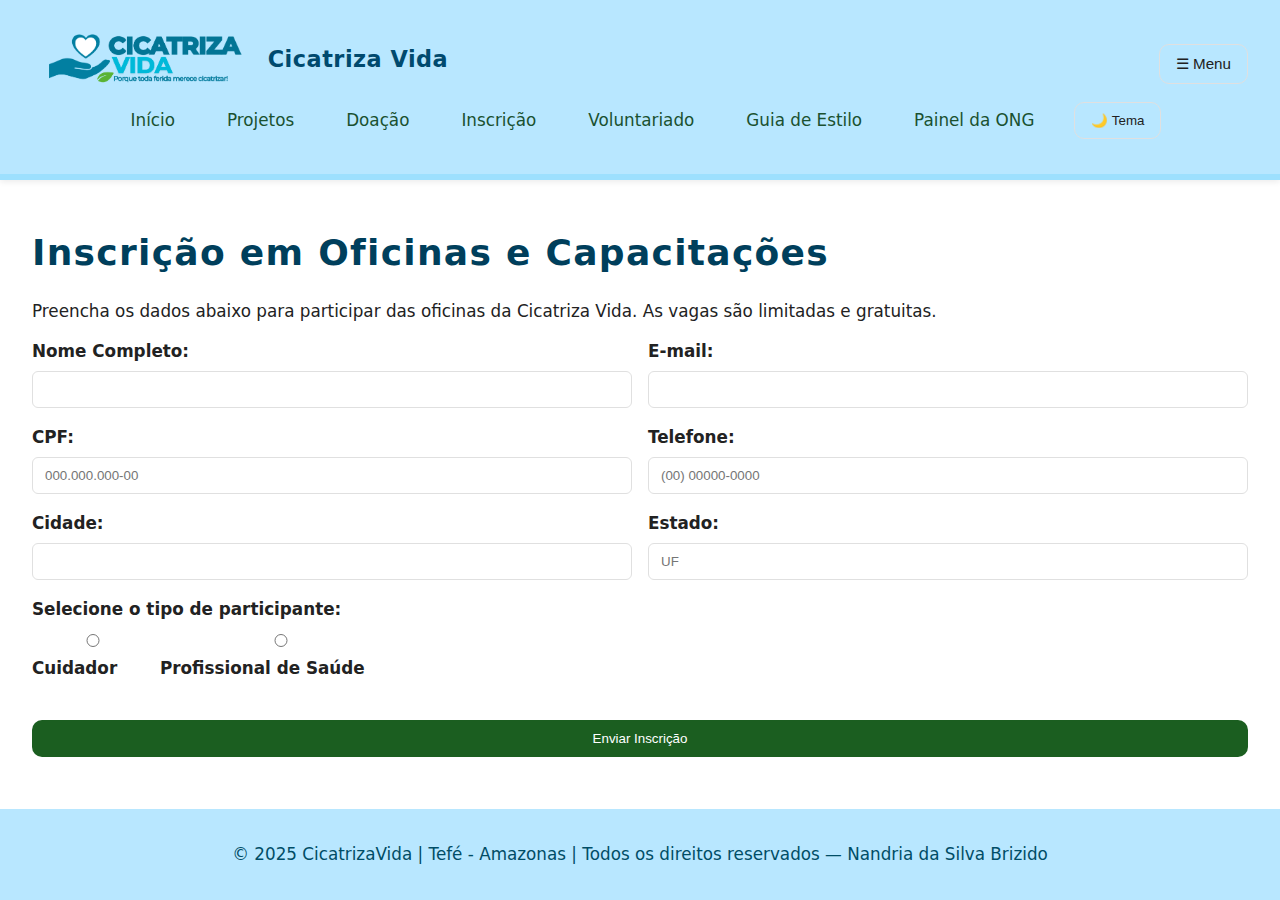
<file: inscricao.html>
<!DOCTYPE html>
<html lang="pt-BR">
<head>
  <meta charset="UTF-8">
  <meta name="viewport" content="width=device-width, initial-scale=1.0">
  <title>Cicatriza Vida - Inscrição</title>
  <link rel="stylesheet" href="css/styles.min.css">
</head>
<body class="site">
<header class="site-header">
  <div class="container navbar" id="navbar">
    <div class="navbar-brand">
      <a href="index.html" class="flex">
        <img src="images/logo.png" alt="Cicatriza Vida logo">
        <strong>Cicatriza Vida</strong>
      </a>
    </div>
    <button class="nav-toggle btn ghost" id="btnMenu">☰ Menu</button>
    <nav class="navbar-menu">
      <a href="index.html">Início</a>
      <a href="projetos.html">Projetos</a>
      <a href="cadastro.html">Doação</a>
      <a href="inscricao.html" aria-current="page">Inscrição</a>
      <a href="voluntario.html">Voluntariado</a>
      <a href="styleguide.html">Guia de Estilo</a>
      <a href="painel.html">Painel da ONG</a>
      <button class="btn ghost" id="toggleTheme">🌙 Tema</button>
    </nav>
  </div>
</header>

<main class="site-main container">
  <h1 class="mb-2">Inscrição em Oficinas e Capacitações</h1>
  <p>Preencha os dados abaixo para participar das oficinas da Cicatriza Vida. As vagas são limitadas e gratuitas.</p>

  <form id="inscricaoForm" class="form">
    <div class="form-row">
      <div class="form-group half">
        <label for="nome">Nome Completo:</label>
        <input type="text" id="nome" name="nome" required>
      </div>

      <div class="form-group half">
        <label for="email">E-mail:</label>
        <input type="email" id="email" name="email" required>
      </div>

      <div class="form-group half">
        <label for="cpf">CPF:</label>
        <input type="text" id="cpf" name="cpf" maxlength="14" required placeholder="000.000.000-00">
      </div>

      <div class="form-group half">
        <label for="telefone">Telefone:</label>
        <input type="tel" id="telefone" name="telefone" maxlength="15" required placeholder="(00) 00000-0000">
      </div>

      <div class="form-group half">
        <label for="cidade">Cidade:</label>
        <input type="text" id="cidade" name="cidade" required>
      </div>

      <div class="form-group half">
        <label for="estado">Estado:</label>
        <input type="text" id="estado" name="estado" maxlength="2" required placeholder="UF">
      </div>

      <div class="form-group col-12">
        <label>Selecione o tipo de participante:</label>
        <div class="flex">
          <label><input type="radio" name="tipo" value="cuidador" required> Cuidador</label>
          <label><input type="radio" name="tipo" value="profissional"> Profissional de Saúde</label>
        </div>
      </div>

      <div id="areaCuidador" class="form-group col-12 hidden">
        <label for="cuidaDe">Você cuida de pessoa com:</label>
        <select id="cuidaDe" name="cuidaDe">
          <option value="">Selecione...</option>
          <option value="LPP">Lesão por Pressão</option>
          <option value="PeDiabetico">Pé Diabético</option>
        </select>
      </div>

      <div id="areaProfissional" class="form-group col-12 hidden">
        <label for="profissao">Selecione sua função:</label>
        <select id="profissao" name="profissao">
          <option value="">Selecione...</option>
          <option>Auxiliar de Enfermagem</option>
          <option>Técnico em Enfermagem</option>
          <option>Enfermeiro(a)</option>
          <option>Médico(a)</option>
        </select>
      </div>
    </div>

    <button type="submit" class="btn mt-2">Enviar Inscrição</button>
  </form>
</main>

<footer class="site-footer">
  <div class="container">© 2025 CicatrizaVida | Tefé - Amazonas | Todos os direitos reservados — Nandria da Silva Brizido</div>
</footer>

<script src="js/script.js"></script>
<script>
  const tipo = document.getElementsByName('tipo');
  const areaCuidador = document.getElementById('areaCuidador');
  const areaProfissional = document.getElementById('areaProfissional');
  const form = document.getElementById('inscricaoForm');

  tipo.forEach(radio => {
    radio.addEventListener('change', () => {
      if (radio.value === 'cuidador') {
        areaCuidador.classList.remove('hidden');
        areaProfissional.classList.add('hidden');
      } else {
        areaProfissional.classList.remove('hidden');
        areaCuidador.classList.add('hidden');
      }
    });
  });

  form.addEventListener('submit', e => {
    e.preventDefault();
    alert('✅ Inscrição registrada! Entraremos em contato por e-mail.');
    form.reset();
    areaCuidador.classList.add('hidden');
    areaProfissional.classList.add('hidden');
  });
</script>
</body>
</html>
</file>
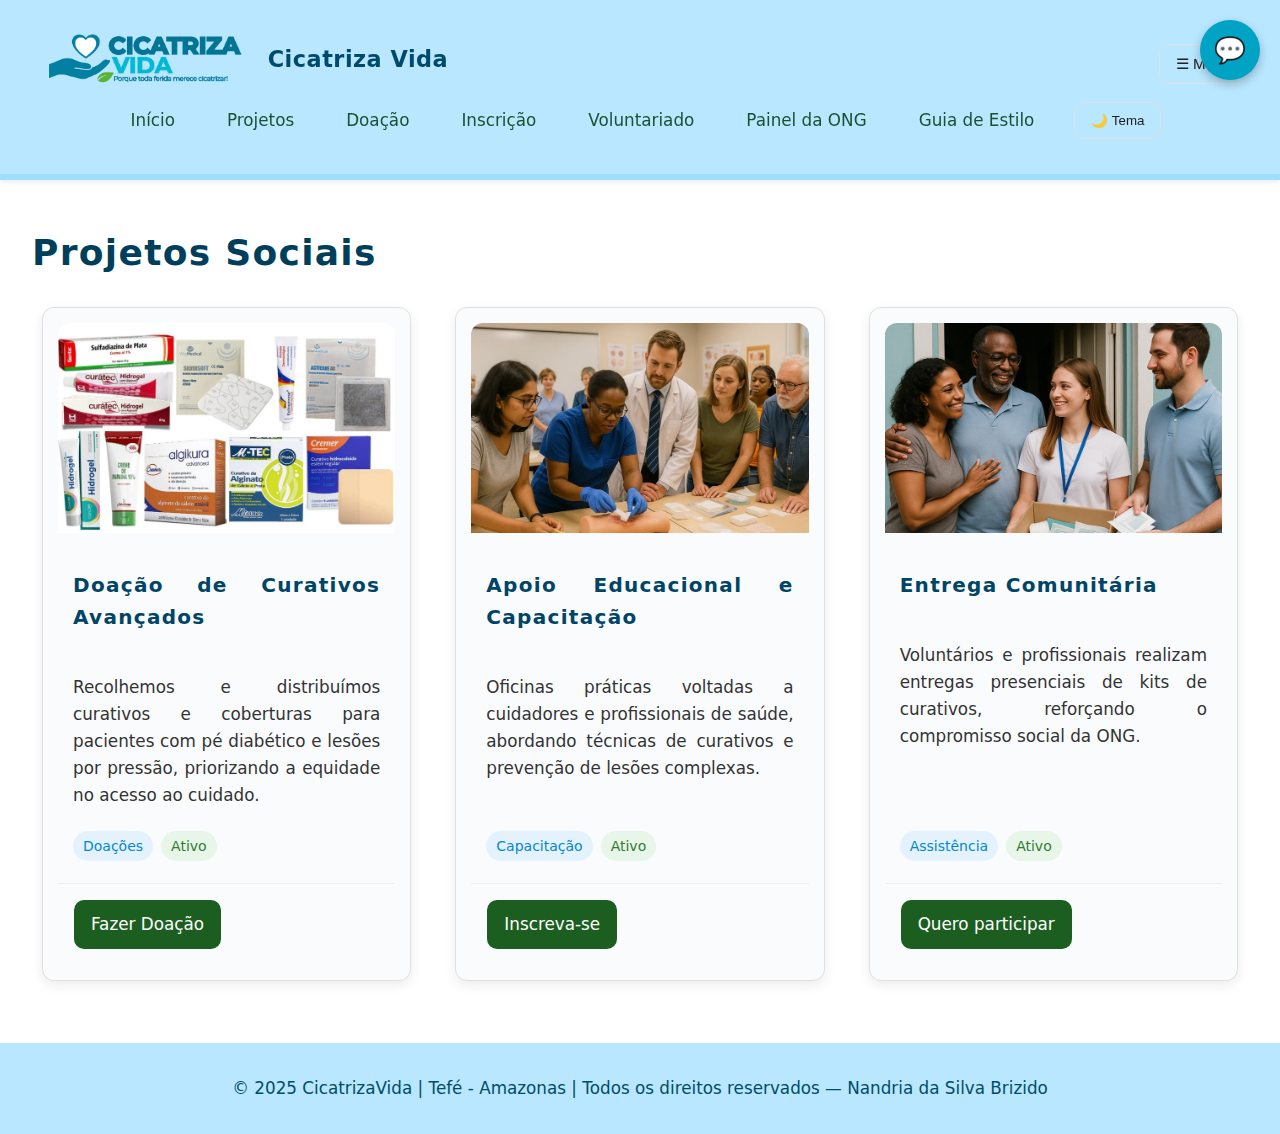
<file: projetos.html>
<!DOCTYPE html>
<html lang="pt-BR">
<head>
  <meta charset="UTF-8">
  <meta name="viewport" content="width=device-width, initial-scale=1.0">
  <title>Cicatriza Vida - Projetos</title>
  <link rel="stylesheet" href="css/styles.min.css">
</head>
<body class="site">
<header class="site-header">
  <div class="container navbar" id="navbar">
    <div class="navbar-brand">
      <a href="index.html" class="flex">
        <img src="images/logo.png" alt="Cicatriza Vida logo">
        <strong>Cicatriza Vida</strong>
      </a>
    </div>
    <button class="nav-toggle btn ghost" id="btnMenu">☰ Menu</button>
    <nav class="navbar-menu">
      <a href="index.html">Início</a>
      <a href="projetos.html" aria-current="page">Projetos</a>
      <a href="cadastro.html">Doação</a>
      <a href="inscricao.html">Inscrição</a>
      <a href="voluntario.html">Voluntariado</a>
      <a href="painel.html">Painel da ONG</a>
      <a href="styleguide.html">Guia de Estilo</a>
      <button class="btn ghost" id="toggleTheme">🌙 Tema</button>
    </nav>
  </div>
</header>

<main class="site-main container">
  <h1 class="mb-2">Projetos Sociais</h1>

  <div class="cards">
    <article class="card">
      <img src="images/doacoes-itens.jpg" alt="Kits com curativos e coberturas para doação">
      <div class="card-body">
        <h2>Doação de Curativos Avançados</h2>
        <p>Recolhemos e distribuímos curativos e coberturas para pacientes com pé diabético e lesões por pressão, priorizando a equidade no acesso ao cuidado.</p>
        <div class="flex">
          <span class="badge info">Doações</span>
          <span class="badge success">Ativo</span>
        </div>
      </div>
      <div class="card-footer">
        <a href="cadastro.html" class="btn">Fazer Doação</a>
      </div>
    </article>

    <article class="card">
      <img src="images/projetos-oficina-workshop.jpg" alt="Oficina prática com profissionais e cuidadores">
      <div class="card-body">
        <h2>Apoio Educacional e Capacitação</h2>
        <p>Oficinas práticas voltadas a cuidadores e profissionais de saúde, abordando técnicas de curativos e prevenção de lesões complexas.</p>
        <div class="flex">
          <span class="badge info">Capacitação</span>
          <span class="badge success">Ativo</span>
        </div>
      </div>
      <div class="card-footer">
        <a href="inscricao.html" class="btn">Inscreva-se</a>
      </div>
    </article>

    <article class="card">
      <img src="images/projetos-familia-entrega.jpg" alt="Entrega de curativos e coberturas a pacientes e famílias">
      <div class="card-body">
        <h2>Entrega Comunitária</h2>
        <p>Voluntários e profissionais realizam entregas presenciais de kits de curativos, reforçando o compromisso social da ONG.</p>
        <div class="flex">
          <span class="badge info">Assistência</span>
          <span class="badge success">Ativo</span>
        </div>
      </div>
      <div class="card-footer">
        <a href="voluntario.html" class="btn">Quero participar</a>
      </div>
    </article>
  </div>
</main>

<footer class="site-footer">
  <div class="container">© 2025 CicatrizaVida | Tefé - Amazonas | Todos os direitos reservados — Nandria da Silva Brizido</div>
</footer>

<script src="js/script.js"></script>
<div id="chatWidget" class="chat-widget">
  <button id="chatToggle" class="chat-btn" aria-label="Abrir chat de atendimento">💬</button>
  <div id="chatBox" class="chat-box hidden">
    <div class="chat-header">
      <h4>Fale Conosco</h4>
      <button id="chatClose" class="close-btn">✖</button>
    </div>
    <div id="chatMessages" class="chat-messages"></div>
    <div class="chat-input">
      <input type="text" id="chatInput" placeholder="Digite sua mensagem..." />
      <button id="chatSend">Enviar</button>
    </div>
  </div>
</div>
<script src="js/chat.js"></script>

</body>
</html>
</file>
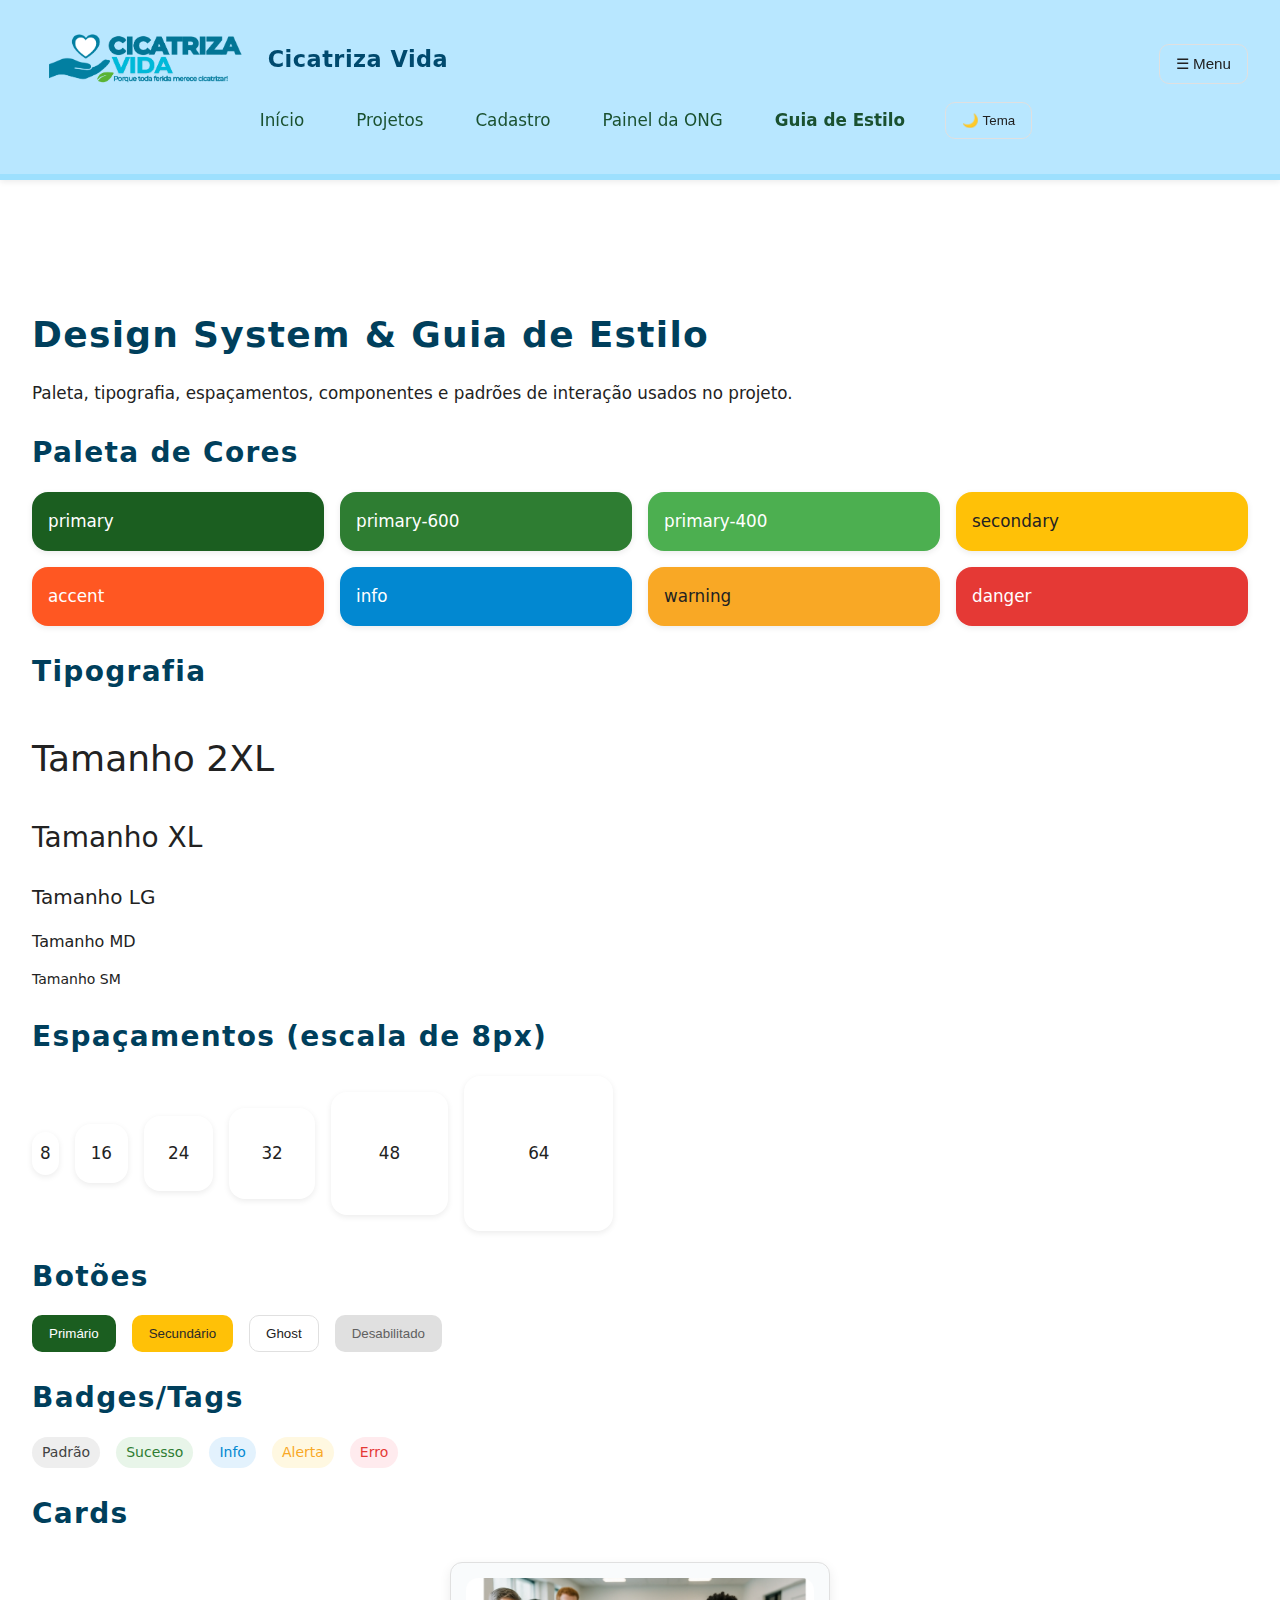
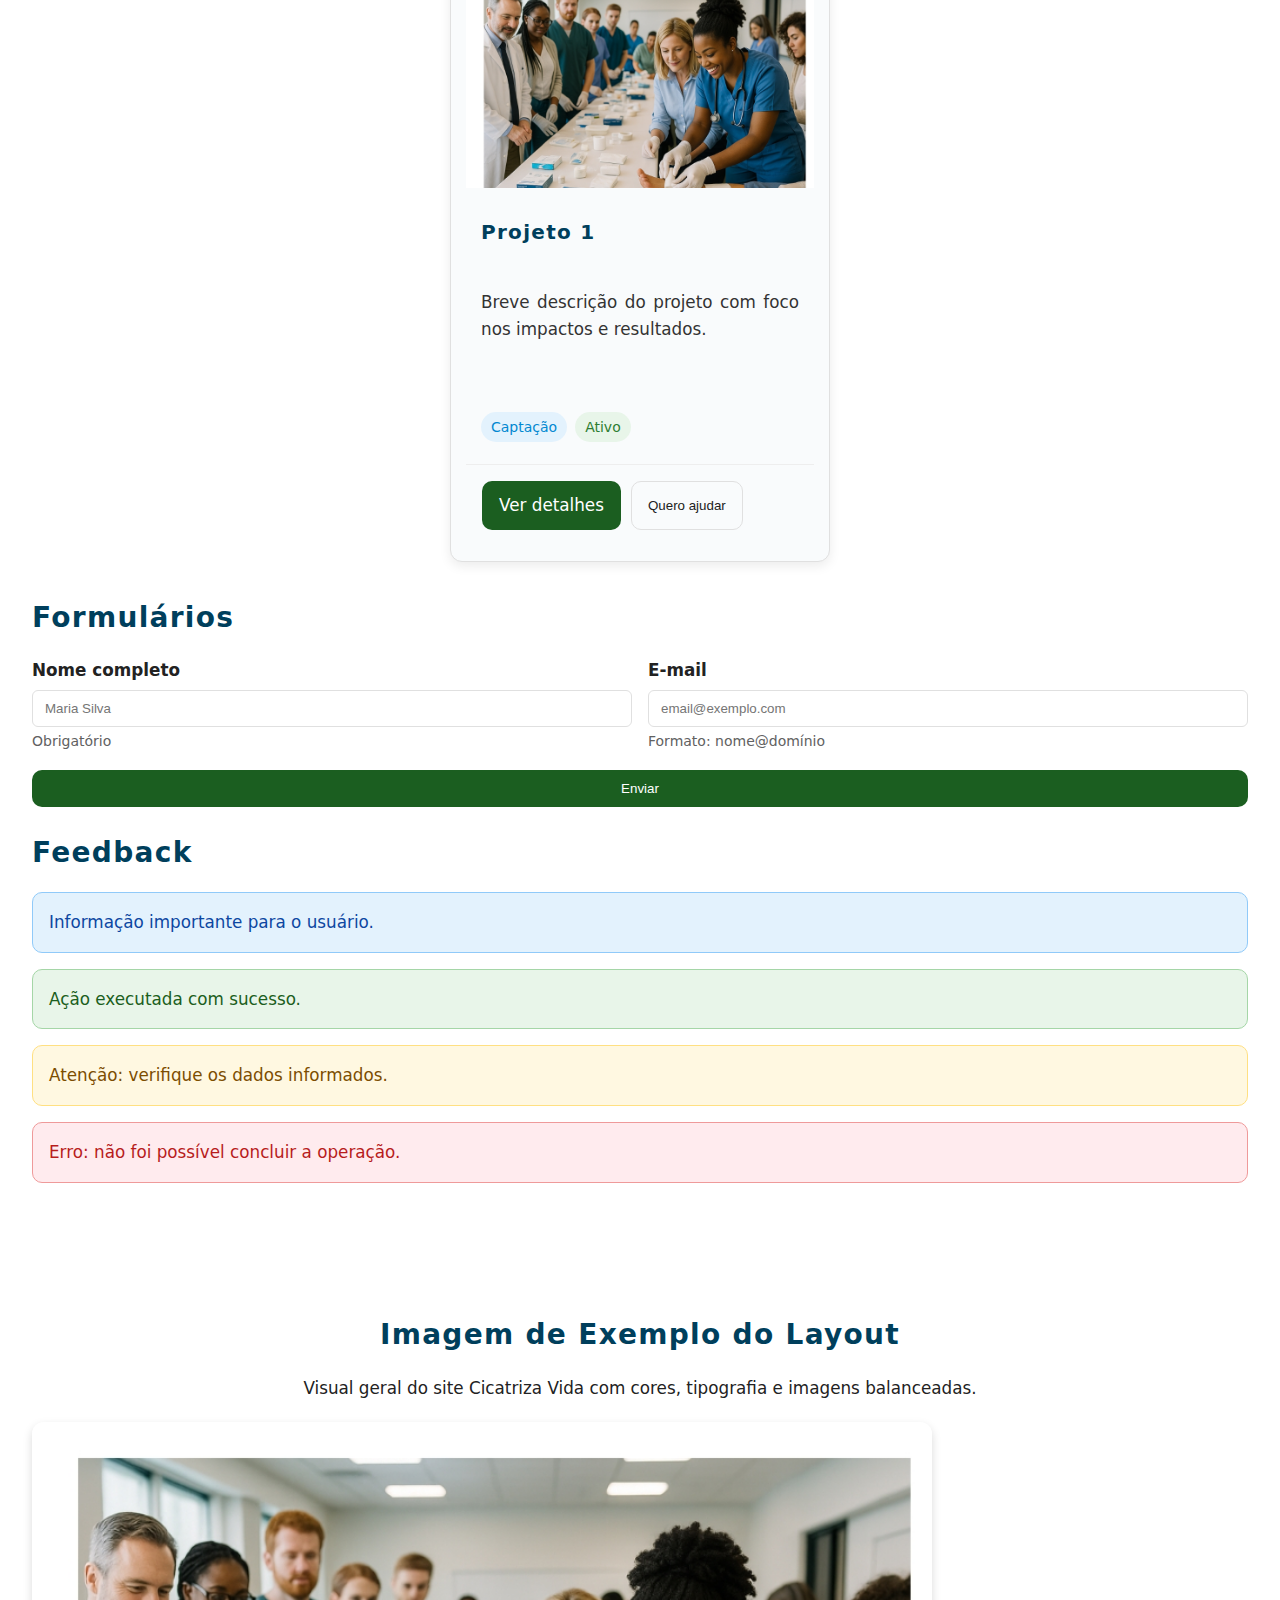
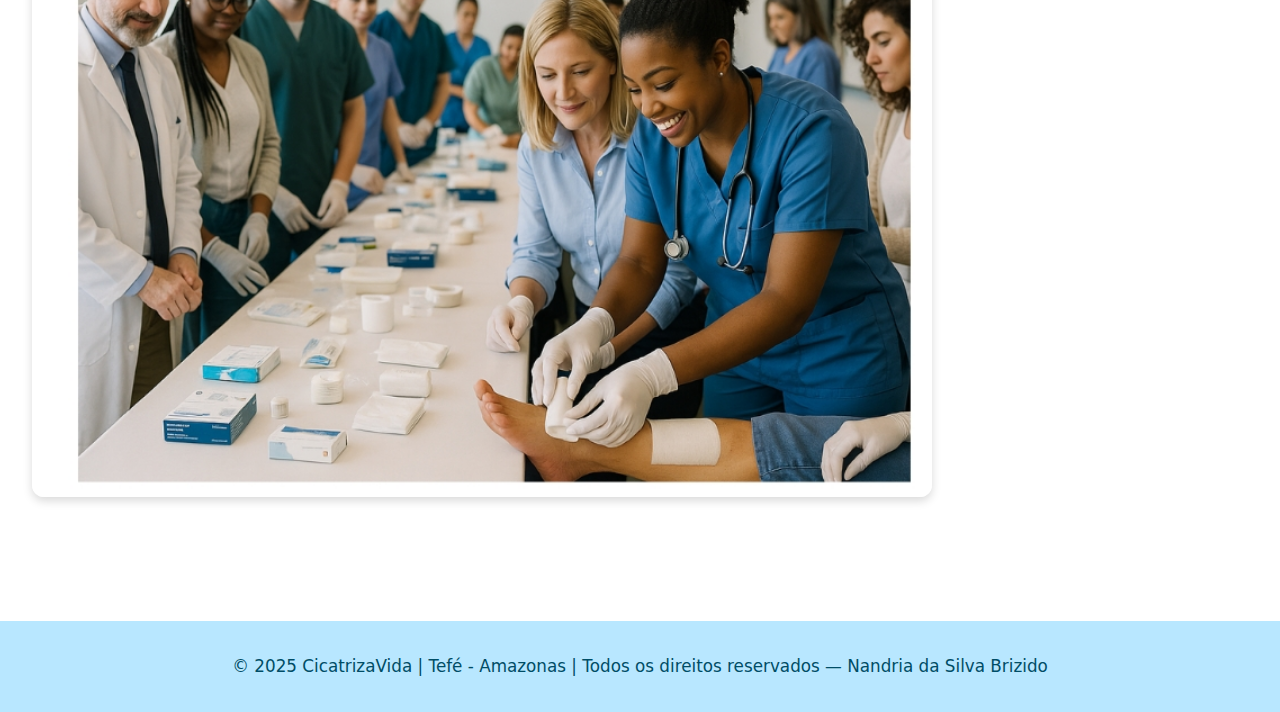
<file: styleguide.html>
<!doctype html>
<html lang="pt-BR">
<head>
  <meta charset="utf-8">
  <meta name="viewport" content="width=device-width,initial-scale=1">
  <title>Guia de Estilo — Cicatriza Vida</title>
  <link rel="stylesheet" href="css/styles.min.css">
</head>
<body class="site">
<header class="site-header">
  <div class="container navbar" id="navbar">
    <div class="navbar-brand">
      <a href="index.html" class="flex"><img src="images/logo.png" alt="Cicatriza Vida logo"><strong>Cicatriza Vida</strong></a>
    </div>
    <button class="nav-toggle btn ghost" aria-label="Abrir menu" id="btnMenu">☰ Menu</button>
    <nav class="navbar-menu" aria-label="Principal">
      <a href="index.html">Início</a>
      <a href="projetos.html">Projetos</a>
      <a href="cadastro.html">Cadastro</a>
      <a href="painel.html">Painel da ONG</a>
      <a href="styleguide.html" aria-current="page"><strong>Guia de Estilo</strong></a>
      <button class="btn ghost" id="toggleTheme" type="button" aria-pressed="false">🌙 Tema</button>
    </nav>
  </div>
</header>
<main class="site-main">
  <section class="container">
    <h1>Design System & Guia de Estilo</h1>
    <p>Paleta, tipografia, espaçamentos, componentes e padrões de interação usados no projeto.</p>

    <h2>Paleta de Cores</h2>
    <div class="grid">
      <div class="col-3 round p-2 shadow" style="background:var(--color-primary); color:#fff;">primary</div>
      <div class="col-3 round p-2 shadow" style="background:var(--color-primary-600); color:#fff;">primary-600</div>
      <div class="col-3 round p-2 shadow" style="background:var(--color-primary-400); color:#fff;">primary-400</div>
      <div class="col-3 round p-2 shadow" style="background:var(--color-secondary);">secondary</div>
      <div class="col-3 round p-2 shadow" style="background:var(--color-accent); color:#fff;">accent</div>
      <div class="col-3 round p-2 shadow" style="background:var(--color-info); color:#fff;">info</div>
      <div class="col-3 round p-2 shadow" style="background:var(--color-warning);">warning</div>
      <div class="col-3 round p-2 shadow" style="background:var(--color-danger); color:#fff;">danger</div>
    </div>

    <h2 class="mt-3">Tipografia</h2>
    <p style="font-size:var(--fs-2xl)">Tamanho 2XL</p>
    <p style="font-size:var(--fs-xl)">Tamanho XL</p>
    <p style="font-size:var(--fs-lg)">Tamanho LG</p>
    <p style="font-size:var(--fs-md)">Tamanho MD</p>
    <p style="font-size:var(--fs-sm)">Tamanho SM</p>

    <h2 class="mt-3">Espaçamentos (escala de 8px)</h2>
    <div class="flex">
      <div class="round p-1 shadow">8</div>
      <div class="round p-2 shadow">16</div>
      <div class="round p-3 shadow">24</div>
      <div class="round" style="padding:32px; box-shadow: var(--shadow-sm);">32</div>
      <div class="round" style="padding:48px; box-shadow: var(--shadow-sm);">48</div>
      <div class="round" style="padding:64px; box-shadow: var(--shadow-sm);">64</div>
    </div>

    <h2 class="mt-3">Botões</h2>
    <div class="flex">
      <button class="btn">Primário</button>
      <button class="btn secondary">Secundário</button>
      <button class="btn ghost">Ghost</button>
      <button class="btn" disabled>Desabilitado</button>
    </div>

    <h2 class="mt-3">Badges/Tags</h2>
    <div class="flex">
      <span class="badge">Padrão</span>
      <span class="badge success">Sucesso</span>
      <span class="badge info">Info</span>
      <span class="badge warn">Alerta</span>
      <span class="badge danger">Erro</span>
    </div>

    <h2 class="mt-3">Cards</h2>
    <div class="cards">
      <article class="card">
        <img src="images/guia-exemplo.jpg" alt="Exemplo de projeto da Cicatriza Vida">
        <div class="card-body">
          <h3>Projeto 1</h3>
          <p>Breve descrição do projeto com foco nos impactos e resultados.</p>
          <div class="flex"><span class="badge info">Captação</span><span class="badge success">Ativo</span></div>
        </div>
        <div class="card-footer">
          <a href="projetos.html" class="btn">Ver detalhes</a>
          <button class="btn ghost" onclick="openModal('Inscrição','Inscreva-se para participar como voluntário.')">Quero ajudar</button>
        </div>
      </article>
    </div>

    <h2 class="mt-3">Formulários</h2>
    <form class="form" onsubmit="showToast('Formulário de exemplo enviado!'); return false;">
      <div class="form-row">
        <div class="form-group half">
          <label for="nome">Nome completo</label>
          <input id="nome" required placeholder="Maria Silva">
          <small class="form-hint">Obrigatório</small>
        </div>
        <div class="form-group half">
          <label for="email">E-mail</label>
          <input id="email" type="email" required placeholder="email@exemplo.com">
          <small class="form-hint">Formato: nome@domínio</small>
        </div>
      </div>
      <button class="btn">Enviar</button>
    </form>

    <h2 class="mt-3">Feedback</h2>
    <div class="alert info">Informação importante para o usuário.</div>
    <div class="alert success">Ação executada com sucesso.</div>
    <div class="alert warn">Atenção: verifique os dados informados.</div>
       <div class="alert danger">Erro: não foi possível concluir a operação.</div>
  </section>

  <section class="container" style="text-align:center; margin-top:40px;">
    <h2>Imagem de Exemplo do Layout</h2>
    <p>Visual geral do site Cicatriza Vida com cores, tipografia e imagens balanceadas.</p>
    <img src="images/guia-exemplo.jpg"
         alt="Visual de oficinas, treinamentos e doações da ONG Cicatriza Vida"
         style="max-width:900px; width:90%; border-radius:12px; box-shadow:0 4px 10px rgba(0,0,0,0.15); margin-top:20px;">
  </section>

</main>
<footer class="site-footer">
  <div class="container">© 2025 CicatrizaVida | Tefé - Amazonas | Todos os direitos reservados — Nandria da Silva Brizido</div>
</footer>

<div class="toast" id="globalToast" role="status" aria-live="polite"></div>
<div class="modal-backdrop" id="globalModal" aria-hidden="true">
  <div class="modal" role="dialog" aria-modal="true" aria-labelledby="modalTitle">
    <h3 id="modalTitle">Aviso</h3>
    <p id="modalBody">Conteúdo do modal.</p>
    <div class="flex justify-between mt-2">
      <button class="btn ghost" id="modalClose" onclick="document.getElementById('globalModal').classList.remove('open')">Fechar</button>
      <button class="btn" id="modalOk" onclick="document.getElementById('globalModal').classList.remove('open')">OK</button>
    </div>
  </div>
</div>

<script src="js/script.js"></script>

</body>
</html>
</file>
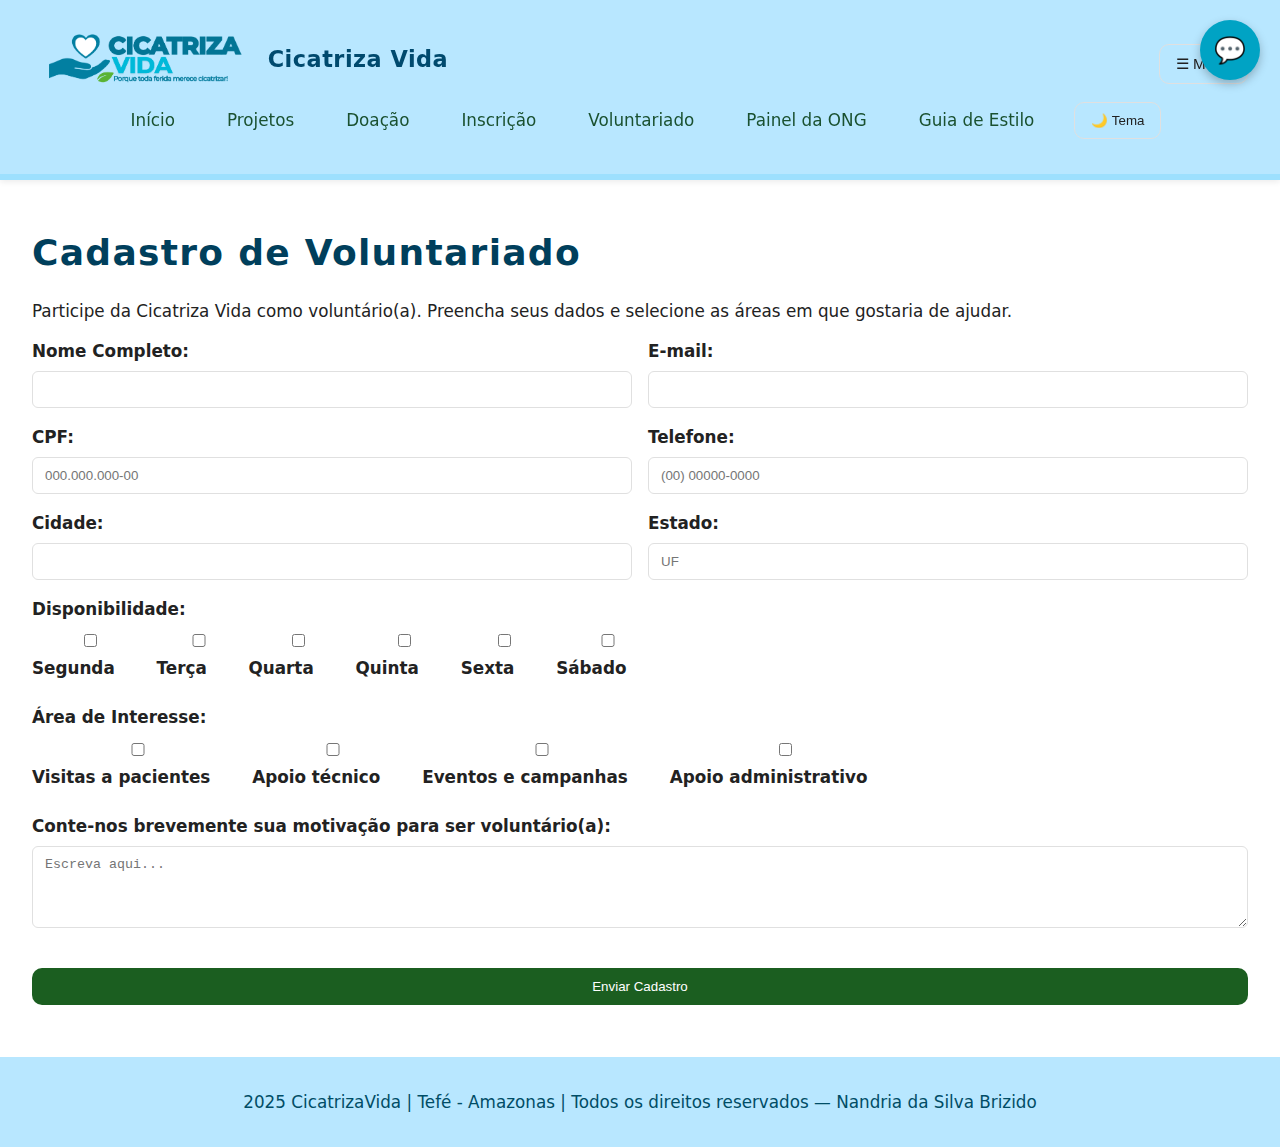
<file: voluntario.html>
<!DOCTYPE html>
<html lang="pt-BR">
<head>
  <meta charset="UTF-8">
  <meta name="viewport" content="width=device-width, initial-scale=1.0">
  <title>Cicatriza Vida - Voluntariado</title>
  <link rel="stylesheet" href="css/styles.min.css">
</head>
<body class="site">
<header class="site-header">
  <div class="container navbar" id="navbar">
    <div class="navbar-brand">
      <a href="index.html" class="flex">
        <img src="images/logo.png" alt="Cicatriza Vida logo">
        <strong>Cicatriza Vida</strong>
      </a>
    </div>
    <button class="nav-toggle btn ghost" id="btnMenu">☰ Menu</button>
    <nav class="navbar-menu">
      <a href="index.html">Início</a>
      <a href="projetos.html">Projetos</a>
      <a href="cadastro.html">Doação</a>
      <a href="inscricao.html">Inscrição</a>
      <a href="voluntario.html" aria-current="page">Voluntariado</a>
      <a href="painel.html">Painel da ONG</a>
      <a href="styleguide.html">Guia de Estilo</a>
      <button class="btn ghost" id="toggleTheme">🌙 Tema</button>
    </nav>
  </div>
</header>

<main class="site-main container">
  <h1 class="mb-2">Cadastro de Voluntariado</h1>
  <p>Participe da Cicatriza Vida como voluntário(a). Preencha seus dados e selecione as áreas em que gostaria de ajudar.</p>

  <form id="voluntarioForm" class="form">
    <div class="form-row">
      <div class="form-group half">
        <label for="nome">Nome Completo:</label>
        <input type="text" id="nome" name="nome" required>
      </div>

      <div class="form-group half">
        <label for="email">E-mail:</label>
        <input type="email" id="email" name="email" required>
      </div>

      <div class="form-group half">
        <label for="cpf">CPF:</label>
        <input type="text" id="cpf" name="cpf" maxlength="14" required placeholder="000.000.000-00">
      </div>

      <div class="form-group half">
        <label for="telefone">Telefone:</label>
        <input type="tel" id="telefone" name="telefone" maxlength="15" required placeholder="(00) 00000-0000">
      </div>

      <div class="form-group half">
        <label for="cidade">Cidade:</label>
        <input type="text" id="cidade" name="cidade" required>
      </div>

      <div class="form-group half">
        <label for="estado">Estado:</label>
        <input type="text" id="estado" name="estado" maxlength="2" required placeholder="UF">
      </div>

      <div class="form-group col-12">
        <label>Disponibilidade:</label>
        <div class="flex">
          <label><input type="checkbox" name="dias" value="segunda"> Segunda</label>
          <label><input type="checkbox" name="dias" value="terca"> Terça</label>
          <label><input type="checkbox" name="dias" value="quarta"> Quarta</label>
          <label><input type="checkbox" name="dias" value="quinta"> Quinta</label>
          <label><input type="checkbox" name="dias" value="sexta"> Sexta</label>
          <label><input type="checkbox" name="dias" value="sabado"> Sábado</label>
        </div>
      </div>

      <div class="form-group col-12">
        <label>Área de Interesse:</label>
        <div class="flex">
          <label><input type="checkbox" name="area" value="visitas"> Visitas a pacientes</label>
          <label><input type="checkbox" name="area" value="apoio"> Apoio técnico</label>
          <label><input type="checkbox" name="area" value="eventos"> Eventos e campanhas</label>
          <label><input type="checkbox" name="area" value="administrativo"> Apoio administrativo</label>
        </div>
      </div>

      <div class="form-group col-12">
        <label for="motivacao">Conte-nos brevemente sua motivação para ser voluntário(a):</label>
        <textarea id="motivacao" name="motivacao" rows="4" placeholder="Escreva aqui..." required></textarea>
      </div>
    </div>

    <button type="submit" class="btn mt-2">Enviar Cadastro</button>
  </form>
</main>

<footer class="site-footer">
  <div class="container">2025 CicatrizaVida | Tefé - Amazonas | Todos os direitos reservados — Nandria da Silva Brizido</div>
</footer>

<script src="js/script.js"></script>
<script>
  const form = document.getElementById('voluntarioForm');
  form.addEventListener('submit', e => {
    e.preventDefault();
    alert('💚 Cadastro de voluntário enviado com sucesso! Entraremos em contato em breve.');
    form.reset();
  });
</script>

<div id="chatWidget" class="chat-widget">
  <button id="chatToggle" class="chat-btn" aria-label="Abrir chat de atendimento">💬</button>
  <div id="chatBox" class="chat-box hidden">
    <div class="chat-header">
      <h4>Fale Conosco</h4>
      <button id="chatClose" class="close-btn">✖</button>
    </div>
    <div id="chatMessages" class="chat-messages"></div>
    <div class="chat-input">
      <input type="text" id="chatInput" placeholder="Digite sua mensagem..." />
      <button id="chatSend">Enviar</button>
    </div>
  </div>
</div>
<script src="js/chat.js"></script>

</body>
</html>
</file>
<file: css/styles.min.css>
:root{--color-primary:#1B5E20;--color-primary-600:#2E7D32;--color-primary-400:#4CAF50;--color-secondary:#FFC107;--color-accent:#FF5722;--color-info:#0288D1;--color-success:#2E7D32;--color-warning:#F9A825;--color-danger:#E53935;--neutral-50:#FAFAFA;--neutral-100:#F5F5F5;--neutral-200:#EEEEEE;--neutral-300:#E0E0E0;--neutral-600:#757575;--neutral-700:#616161;--neutral-800:#424242;--neutral-900:#212121;--font-sans:'Poppins', system-ui, -apple-system, Segoe UI, Roboto, sans-serif;--fs-xs:12px;--fs-sm:14px;--fs-md:16px;--fs-lg:20px;--fs-xl:28px;--fs-2xl:36px;--space-1:8px;--space-2:16px;--space-3:24px;--space-4:32px;--space-5:48px;--space-6:64px;--radius-sm:6px;--radius-md:10px;--radius-lg:16px;--shadow-sm:0 2px 6px rgba(0,0,0,.08);--shadow-md:0 6px 14px rgba(0,0,0,.12);--container-max:1200px;--grid-gap:16px;--micro:160ms;} *{box-sizing:border-box;} html{scroll-behavior:smooth;} body{margin:0;font-family:var(--font-sans);font-size:var(--fs-md);line-height:1.6;background:var(--neutral-50);color:var(--neutral-900);} img{max-width:100%;height:auto;display:block;} a{color:var(--color-primary-600);text-decoration:none;transition:color var(--micro) ease;} a:hover, a:focus{color:var(--color-primary-400);} .container{width:100%;max-width:var(--container-max);margin:0 auto;padding:0 var(--space-2);} h1{font-size:var(--fs-2xl);margin:var(--space-3) 0 var(--space-2);} h2{font-size:var(--fs-xl);margin:var(--space-3) 0 var(--space-2);} h3{font-size:var(--fs-lg);margin:var(--space-2) 0 var(--space-1);} small, .text-sm{font-size:var(--fs-sm);color:var(--neutral-700);} code, pre{font-family:ui-monospace, SFMono-Regular, Menlo, monospace;} .grid{display:grid;grid-template-columns:repeat(12, minmax(0, 1fr));gap:var(--grid-gap);} .col-12{grid-column:span 12;} .col-6{grid-column:span 6;} .col-4{grid-column:span 4;} .col-3{grid-column:span 3;} .site{min-height:100vh;display:grid;grid-template-rows:auto 1fr auto;} header.site-header{position:sticky;top:0;z-index:100;background:white;box-shadow:var(--shadow-sm);} .site-main{padding:var(--space-4) 0;} .site-footer{background:var(--neutral-100);padding:var(--space-4) 0;color:var(--neutral-700);} .navbar{display:flex;justify-content:space-between;align-items:center;gap:var(--space-2);padding:var(--space-2) 0;} .navbar-brand{display:flex;align-items:center;gap:var(--space-2);} .navbar-brand img{height:40px;} .navbar-menu{display:flex;gap:var(--space-3);align-items:center;} .navbar-menu a{padding:8px 12px;border-radius:var(--radius-sm);} .navbar-menu a:hover{background:var(--neutral-100);} .dropdown{position:relative;} .dropdown-menu{position:absolute;top:calc(100% + 8px);left:0;min-width:220px;background:#fff;border:1px solid var(--neutral-300);border-radius:var(--radius-md);box-shadow:var(--shadow-md);padding:var(--space-2);display:none;} .dropdown:hover .dropdown-menu, .dropdown:focus-within .dropdown-menu{display:block;} .nav-toggle{display:none;} @media (max-width:768px){.navbar-menu{display:none;} .nav-toggle{display:inline-flex;align-items:center;gap:8px;} .navbar.open .navbar-menu{display:flex;flex-direction:column;align-items:flex-start;position:absolute;top:60px;left:0;right:0;background:#fff;padding:var(--space-2);border-top:1px solid var(--neutral-200);}} @media (max-width:480px){.hide-xs{display:none !important;}} @media (max-width:768px){.col-md-12{grid-column:span 12;} .col-md-6{grid-column:span 6;}} @media (max-width:1024px){.col-lg-12{grid-column:span 12;} .col-lg-6{grid-column:span 6;}} @media (max-width:1280px){} @media (min-width:1440px){.container{max-width:1320px;}} .btn{display:inline-flex;align-items:center;justify-content:center;padding:10px 16px;border-radius:var(--radius-md);border:1px solid transparent;background:var(--color-primary);color:#fff;cursor:pointer;transition:transform var(--micro) ease, background var(--micro) ease, opacity var(--micro) ease;} .btn:hover{background:var(--color-primary-600);} .btn:active{transform:scale(0.98);} .btn:disabled{background:var(--neutral-300);color:var(--neutral-700);cursor:not-allowed;} .btn.secondary{background:var(--color-secondary);color:#2a2a2a;} .btn.ghost{background:transparent;border-color:var(--neutral-300);color:var(--neutral-900);} .btn.ghost:hover{background:var(--neutral-100);} .badge{display:inline-block;padding:4px 10px;border-radius:999px;font-size:var(--fs-sm);background:var(--neutral-200);color:var(--neutral-800);} .badge.success{background:#E8F5E9;color:var(--color-success);} .badge.info{background:#E3F2FD;color:var(--color-info);} .badge.warn{background:#FFF8E1;color:var(--color-warning);} .badge.danger{background:#FFEBEE;color:var(--color-danger);} .cards{display:grid;grid-template-columns:repeat(auto-fill, minmax(260px,1fr));gap:var(--space-3);} .card{background:#fff;border:1px solid var(--neutral-300);border-radius:var(--radius-lg);box-shadow:var(--shadow-sm);overflow:hidden;display:flex;flex-direction:column;} .card img{width:100%;height:180px;object-fit:cover;} .card-body{padding:var(--space-2);display:flex;flex-direction:column;gap:var(--space-2);} .card-footer{padding:var(--space-2);border-top:1px solid var(--neutral-200);display:flex;gap:var(--space-2);} .form{display:grid;gap:var(--space-2);} .form-row{display:grid;grid-template-columns:repeat(12,1fr);gap:var(--grid-gap);} .form-group{grid-column:span 12;} .form-group.half{grid-column:span 6;} label{font-weight:600;margin-bottom:6px;display:block;} input, select, textarea{width:100%;padding:10px 12px;border-radius:var(--radius-sm);border:1px solid var(--neutral-300);background:#fff;transition:border-color var(--micro) ease, box-shadow var(--micro) ease;} input:focus, select:focus, textarea:focus{outline:none;border-color:var(--color-primary-400);box-shadow:0 0 0 3px rgba(76,175,80,.2);} input:valid{border-color:var(--color-success);} input:invalid:focus{border-color:var(--color-danger);box-shadow:0 0 0 3px rgba(229,57,53,.15);} .form-hint{font-size:var(--fs-sm);color:var(--neutral-700);} .alert{padding:var(--space-2);border-radius:var(--radius-md);border:1px solid;margin-bottom:var(--space-2);} .alert.info{background:#E3F2FD;border-color:#90CAF9;color:#0D47A1;} .alert.success{background:#E8F5E9;border-color:#A5D6A7;color:#1B5E20;} .alert.warn{background:#FFF8E1;border-color:#FFE082;color:#7C4D00;} .alert.danger{background:#FFEBEE;border-color:#EF9A9A;color:#B71C1C;} .toast{position:fixed;bottom:20px;right:20px;background:#333;color:#fff;padding:12px 16px;border-radius:var(--radius-md);opacity:0;pointer-events:none;transform:translateY(8px);transition:opacity var(--micro) ease, transform var(--micro) ease;z-index:999;} .toast.show{opacity:1;pointer-events:auto;transform:translateY(0);} .modal-backdrop{position:fixed;inset:0;background:rgba(0,0,0,.5);display:none;place-items:center;z-index:998;} .modal{background:#fff;border-radius:var(--radius-lg);max-width:520px;width:92%;box-shadow:var(--shadow-md);padding:var(--space-3);} .modal-backdrop.open{display:grid;} :root[data-theme="dark"]{--neutral-50:#0f1115;--neutral-100:#12151b;--neutral-200:#1a1f28;--neutral-300:#232a35;--neutral-600:#c2c6cf;--neutral-700:#d0d4dc;--neutral-800:#e0e3ea;--neutral-900:#f1f3f7;--color-primary:#81C784;--color-primary-600:#66BB6A;--color-primary-400:#A5D6A7;--color-secondary:#FFD54F;--color-accent:#FF8A65;--color-info:#4FC3F7;--color-success:#66BB6A;--color-warning:#FFCA28;--color-danger:#EF5350;} :root[data-theme="dark"] body{background:var(--neutral-50);color:var(--neutral-900);} :root[data-theme="dark"] header.site-header{background:var(--neutral-100);} :root[data-theme="dark"] .navbar-menu a:hover{background:var(--neutral-200);} :root[data-theme="dark"] .card{background:var(--neutral-100);border-color:var(--neutral-300);} :root[data-theme="dark"] .dropdown-menu{background:var(--neutral-100);border-color:var(--neutral-300);} .mt-1{margin-top:var(--space-1);} .mt-2{margin-top:var(--space-2);} .mt-3{margin-top:var(--space-3);} .mb-1{margin-bottom:var(--space-1);} .mb-2{margin-bottom:var(--space-2);} .mb-3{margin-bottom:var(--space-3);} .p-1{padding:var(--space-1);} .p-2{padding:var(--space-2);} .p-3{padding:var(--space-3);} .center{display:grid;place-items:center;} .flex{display:flex;gap:var(--space-2);align-items:center;} .justify-between{justify-content:space-between;} .hidden{display:none !important;} .text-center{text-align:center;} .round{border-radius:var(--radius-lg);} .shadow{box-shadow:var(--shadow-sm);} :root{--max-width:1400px;--gap:1rem;font-family:system-ui,-apple-system,'Segoe UI',Roboto,'Helvetica Neue',Arial;} *{box-sizing:border-box} body{margin:6;color:#222;line-height:1.5;background:#ffffff;text-align:justify;} .container{max-width:var(--max-width);margin:0 auto;padding:2rem;} .site-header{background:#9de0fe;padding:1.8rem 0;border-bottom:6px solid #9de0fe;} .header-flex{display:flex;align-items:center;justify-content:space-between;position:relative;} .logo{height:100px;vertical-align:middle;position:absolute;left:50%;transform:translateX(-50%);} .main-nav{list-style:none;margin:1;padding:0;display:flex;gap:1rem;margin-left:auto;} .main-nav a{color:#000304;text-decoration:none;font-weight:700;} .hero{display:grid;grid-template-columns:1fr 650px;gap:1rem;align-items:center;padding:1rem 0;} .hero-image{width:100%;height:auto;border-radius:8px;max-height:260px;object-fit:cover;} .content-image{width:100%;height:auto;border-radius:6px;max-height:240px;object-fit:cover;margin:0.5rem 0;} .about,.news{padding:1rem 0} .card{background:#f9fbfc;padding:0.8rem;border-radius:8px;margin-bottom:0.8rem;} .site-footer{background:#9de0fe;padding:1rem 0;margin-top:2rem;} @media (max-width:800px){.hero{grid-template-columns:1fr;gap:0.5rem} .logo{height:48px}}

.site-header {
  background-color: #b8e7ff !important;
  box-shadow: 0 2px 5px rgba(0,0,0,0.05);
}
.navbar a {
  color: #1a5130 !important;
  font-weight: 500;
}
.navbar a:hover {
  color: #005f99 !important;
}

.hero {
  align-items: center;
}
.hero img {
  width: 100%;
  max-width: 550px; 
  border-radius: 16px;
  margin: 0 auto;
  display: block;
}
.hero h1 {
  font-family: "Poppins", "Segoe UI", sans-serif; 
  font-size: 2.2rem; 
  font-weight: 700; 
  color: #111; 
  line-height: 1.3;
  text-shadow: 0 1px 1px rgba(0,0,0,0.05);
}

.hero p {
  font-family: "Inter", "Arial", sans-serif;
  font-size: 1.2rem;
  color: #222;
  line-height: 1.7;
  font-weight: 500;
  margin-top: 10px;
}
.hero .btn {
  margin-top: 15px;
}

body {
  font-size: 1.05rem;
  line-height: 1.6;
  color: #222;
}
h1, h2, h3 {
  color: #003f5c;
  font-weight: 700;
  letter-spacing: 1.3px;
}
p {
  margin-bottom: 0.8rem;
}

section {
  margin-top: 50px !important;
  margin-bottom: 40px !important;
}
.container {
  padding-top: 20px;
  padding-bottom: 20px;
}

.card {
  margin: 15px;
  padding: 15px;
  border-radius: 12px;
}
.card h2 {
  font-size: 1.25rem;
  margin-bottom: 8px;
}
.card p {
  font-size: 1rem;
  margin-bottom: 6px;
}
.card-body {
  padding: 12px 15px;
}
.card img {
  height: 200px;
  object-fit: cover;
  border-radius: 10px 10px 0 0;
}

.styleguide img {
  max-width: 350px;
  border-radius: 10px;
  box-shadow: 0 3px 8px rgba(0,0,0,0.1);
}
.styleguide section {
  margin: 20px 0;
}
.styleguide h1, .styleguide h2 {
  font-size: 1.4rem;
  color: #004d66;
}
.styleguide p {
  font-size: 1rem;
  color: #333;
  margin-bottom: 0.6rem;
}
.styleguide {
  line-height: 1.6;
}

.site-footer {
  background-color: #b8e7ff !important;
  color: #004d66;
  text-align: center;
  padding: 12px 0;
  font-weight: 500;
}

.cards {
  display: flex;
  flex-wrap: wrap;
  justify-content: center;
  gap: 24px;
}

.card {
  flex: 1 1 340px; 
  max-width: 380px; 
  margin: 10px;
  border-radius: 12px;
  box-shadow: 0 4px 12px rgba(0,0,0,0.08);
  transition: transform 0.2s ease-in-out, box-shadow 0.2s ease-in-out;
}

.card:hover {
  transform: translateY(-6px);
  box-shadow: 0 6px 16px rgba(0,0,0,0.15);
}

.card img {
  height: 210px;
  object-fit: cover;
  border-radius: 12px 12px 0 0;
}

.card h2 {
  font-size: 1.25rem;
  font-weight: 700;
  color: #004466;
}
.card p {
  font-size: 1.05rem;
  color: #333;
  text-align: justify;
}

.navbar-menu {
  display: flex;
  align-items: center;
  justify-content: center;
  flex-wrap: nowrap; 
  gap: 28px; 
  flex: 1;
}

.navbar a {
  white-space: nowrap; 
}

.navbar {
  flex-wrap: nowrap;
  flex-direction: row;
  justify-content: space-around;
  gap: 32px;
}

.cards {
  display: flex;
  flex-wrap: wrap;
  justify-content: center;
  gap: 24px;
  align-items: stretch; 
}

.card {
  display: flex;
  flex-direction: column;
  justify-content: space-between; 
  min-height: 580px; 
}

.card-footer {
  margin-top: auto;
  display: flex;
  justify-content: flex-start;
  gap: 10px;
}

.cards {
  display: flex;
  flex-wrap: wrap;
  justify-content: center;
  align-items: stretch;
  gap: 24px;
}

.card {
  display: flex;
  flex-direction: column;
  justify-content: space-between;
  min-height: 600px; 
}

.card-body {
  flex-grow: 1;
  display: flex;
  flex-direction: column;
  justify-content: space-between;
}

.card-body .flex {
  margin-top: auto; 
  align-self: flex-start;
  display: flex;
  gap: 8px;
}

.card-footer {
  margin-top: 10px;
  display: flex;
  justify-content: flex-start;
  gap: 10px;
}

.site-header {
  background-color: #b3e6ff; 
  padding: 12px 0;
  box-shadow: 0 1px 4px rgba(0, 0, 0, 0.08);
}

.navbar {
  display: flex;
  align-items: center;
  justify-content: space-between;
  flex-wrap: wrap;
  gap: 12px;
  min-height: 90px;
}

.navbar-brand {
  display: flex;
  align-items: center;
  gap: 10px;
}

.navbar-brand img {
  height: 55px; 
}

.navbar-brand strong {
  font-size: 1.4rem;
  font-weight: 800;
  letter-spacing: 0.5px;
  color: #004a6e;
  line-height: 1;
}

.nav-toggle {
  margin-left: 12px;
  position: relative;
  top: 4px; 
  font-weight: 500;
  font-size: 0.95rem;
}

.chat-widget {
  position: fixed;
  top: 20px;
  right: 20px;
  z-index: 9999;
}

.chat-btn {
  background-color: #00a3c4;
  color: #fff;
  border: none;
  border-radius: 50%;
  width: 60px;
  height: 60px;
  font-size: 1.6rem;
  cursor: pointer;
  box-shadow: 0 4px 10px rgba(0, 0, 0, 0.25);
  transition: 0.3s;
}

.chat-btn:hover {
  background-color: #007ba1;
}

.chat-box {
  position: absolute;
  top: 70px;
  right: 0;
  width: 320px;
  background: #ffffff;
  border-radius: 10px;
  box-shadow: 0 4px 12px rgba(0, 0, 0, 0.2);
  display: flex;
  flex-direction: column;
  overflow: hidden;
  z-index: 10000;
}

.chat-box.hidden {
  display: none;
}

.chat-header {
  background-color: #00a3c4;
  color: #fff;
  padding: 10px;
  display: flex;
  justify-content: space-between;
  align-items: center;
}

.chat-messages {
  flex: 1;
  padding: 10px;
  overflow-y: auto;
  font-size: 0.9rem;
  color: #333;
  height: 180px;
}

.chat-input {
  display: flex;
  border-top: 1px solid #ddd;
}

.chat-input input {
  flex: 1;
  border: none;
  padding: 8px;
  outline: none;
}

.chat-input button {
  background-color: #00a3c4;
  border: none;
  color: white;
  padding: 8px 15px;
  cursor: pointer;
}

.close-btn {
  background: none;
  border: none;
  color: #fff;
  font-size: 1rem;
  cursor: pointer;
}

.chat-widget {
  position: fixed;
  bottom: 20px;
  right: 20px;
  z-index: 1000;
}

.chat-btn {
  background-color: #00a6d6;
  color: white;
  border: none;
  border-radius: 50%;
  width: 60px;
  height: 60px;
  font-size: 24px;
  cursor: pointer;
  box-shadow: 0 3px 6px rgba(0, 0, 0, 0.3);
  transition: all 0.3s ease;
}

.chat-btn:hover {
  background-color: #008bb7;
  transform: scale(1.1);
}

.chat-box {
  position: fixed;
  top: 80px;
  right: 20px;
  width: 320px;
  background: #fff;
  border-radius: 12px;
  box-shadow: 0 4px 20px rgba(0, 0, 0, 0.2);
  display: flex;
  flex-direction: column;
  overflow: hidden;
  transition: opacity 0.3s ease, transform 0.3s ease;
}

.chat-box.hidden {
  display: none;
}

.chat-header {
  background-color: #00a6d6;
  color: #fff;
  padding: 10px;
  font-weight: bold;
  display: flex;
  justify-content: space-between;
  align-items: center;
}

.chat-messages {
  padding: 10px;
  height: 250px;
  overflow-y: auto;
  font-size: 14px;
  color: #333;
}

.msg {
  background: #f0f0f0;
  margin: 5px 0;
  padding: 8px;
  border-radius: 8px;
}

.msg strong {
  color: #00a6d6;
}

.chat-input {
  display: flex;
  border-top: 1px solid #ccc;
}

.chat-input input {
  flex: 1;
  border: none;
  padding: 10px;
  font-size: 14px;
  outline: none;
}

.chat-input button {
  background: #00a6d6;
  color: white;
  border: none;
  padding: 10px 16px;
  cursor: pointer;
}

.chat-input button:hover {
  background: #008bb7;
}

.chat-widget {
  position: fixed;
  bottom: 20px;
  right: 20px;
  z-index: 99999;
}

.chat-btn {
  background-color: #00a3c4;
  color: #fff;
  border: none;
  border-radius: 50%;
  width: 60px;
  height: 60px;
  font-size: 1.6rem;
  cursor: pointer;
  box-shadow: 0 4px 10px rgba(0, 0, 0, 0.25);
  transition: transform 0.3s ease, background 0.3s ease;
}

.chat-btn:hover {
  transform: scale(1.1);
  background-color: #008bb7;
}

.chat-box {
  position: fixed;
  top: 90px;
  right: 20px;
  width: 340px;
  background: #ffffff;
  border-radius: 14px;
  box-shadow: 0 4px 20px rgba(0, 0, 0, 0.25);
  display: flex;
  flex-direction: column;
  overflow: hidden;
  transition: all 0.3s ease;
}

.chat-box.hidden {
  display: none;
}

.chat-header {
  background-color: #00a3c4;
  color: #fff;
  padding: 12px;
  font-weight: bold;
  display: flex;
  justify-content: space-between;
  align-items: center;
}

.chat-messages {
  padding: 10px;
  height: 260px;
  overflow-y: auto;
  font-size: 14px;
  color: #333;
  background: #f9f9f9;
}

.msg {
  margin: 6px 0;
}

.msg-content {
  display: flex;
  align-items: flex-start;
  gap: 8px;
}

.msg.user div {
  background: #e1f5fe;
  padding: 8px;
  border-radius: 8px;
  max-width: 80%;
}

.msg.bot div {
  background: #fff;
  padding: 8px;
  border-radius: 8px;
  max-width: 80%;
  box-shadow: 0 2px 4px rgba(0,0,0,0.1);
}

.avatar {
  width: 28px;
  height: 28px;
  border-radius: 50%;
}

.chat-input {
  display: flex;
  border-top: 1px solid #ccc;
}

.chat-input input {
  flex: 1;
  border: none;
  padding: 10px;
  font-size: 14px;
  outline: none;
}

.chat-input button {
  background: #00a3c4;
  color: white;
  border: none;
  padding: 10px 16px;
  cursor: pointer;
  transition: 0.2s;
}

.chat-input button:hover {
  background: #008bb7;
}

.close-btn {
  background: none;
  border: none;
  color: white;
  font-size: 1.1rem;
  cursor: pointer;
}

.typing {
  display: flex;
  justify-content: flex-start;
  align-items: center;
  gap: 4px;
  padding: 6px 10px;
  margin-left: 8px;
}

.dot {
  width: 8px;
  height: 8px;
  background-color: #00a3c4;
  border-radius: 50%;
  animation: blink 1.2s infinite ease-in-out;
}

.dot:nth-child(2) {
  animation-delay: 0.2s;
}
.dot:nth-child(3) {
  animation-delay: 0.4s;
}

@keyframes blink {
  0%, 80%, 100% {
    opacity: 0.3;
  }
  40% {
    opacity: 1;
  }
}

.chat-messages {
  max-height: 280px;
  overflow-y: auto;
  scroll-behavior: smooth;
  padding-bottom: 8px;
}

.chat-messages::-webkit-scrollbar {
  width: 6px;
}

.chat-messages::-webkit-scrollbar-thumb {
  background: #00a3c4;
  border-radius: 6px;
}
.chat-messages {
  max-height: 260px;
  overflow-y: auto;
  scroll-behavior: smooth;
  padding: 8px;
}

.typing {
  display: flex;
  gap: 4px;
  padding: 6px;
  align-items: center;
}

.dot {
  width: 8px;
  height: 8px;
  background: #009ac7;
  border-radius: 50%;
  animation: blink 1.2s infinite ease-in-out;
}

.dot:nth-child(2) {
  animation-delay: 0.2s;
}
.dot:nth-child(3) {
  animation-delay: 0.4s;
}

@keyframes blink {
  0%, 80%, 100% { opacity: 0.3; }
  40% { opacity: 1; }
}

.chat-messages {
  max-height: 320px; 
  overflow-y: auto;
  scroll-behavior: smooth;
  padding: 10px;
}

.typing {
  display: flex;
  gap: 4px;
  padding: 6px;
  align-items: center;
  margin-left: 15px;
}

.dot {
  width: 8px;
  height: 8px;
  background: #008dc7;
  border-radius: 50%;
  animation: blink 1.2s infinite ease-in-out;
}
.dot:nth-child(2) { animation-delay: 0.2s; }
.dot:nth-child(3) { animation-delay: 0.4s; }

@keyframes blink {
  0%, 80%, 100% { opacity: 0.3; }
  40% { opacity: 1; }
}

body.dark .chat-box {
  background: #1b1b1b;
  color: #f5f5f5;
}
body.dark .chat-btn {
  background: #00b4d8;
}
body.dark .msg.bot {
  background: #222;
  color: #f1f1f1;
}

.msg-text {
  text-align: justify;
  line-height: 1.5;
  padding: 8px 10px;
  word-break: break-word;
}

.msg {
  margin-bottom: 12px;
}

.msg-content {
  display: flex;
  align-items: flex-start;
  gap: 10px;
}

.avatar {
  width: 28px;
  height: 28px;
  border-radius: 50%;
}

.chat-messages {
  max-height: 360px;
  overflow-y: auto;
  padding-right: 8px;
}

.dot {
  width: 8px;
  height: 8px;
  background: #008dc7;
  border-radius: 50%;
  animation: blink 1.2s infinite ease-in-out;
}
.dot:nth-child(2) { animation-delay: 0.2s; }
.dot:nth-child(3) { animation-delay: 0.4s; }

@keyframes blink {
  0%, 80%, 100% { opacity: 0.3; }
  40% { opacity: 1; }
}
:focus {
  outline: 3px solid #0078D7;
  outline-offset: 2px;
}

[data-theme="dark"] {
  background-color: #121212;
  color: #ffffff;
}

[data-theme="dark"] header {
  background-color: #1E88E5 !important;
  color: #ffffff !important;
}

[data-theme="dark"] img {
  filter: none !important;
  opacity: 1 !important;
}

[data-theme="dark"] .card,
[data-theme="dark"] form,
[data-theme="dark"] section,
[data-theme="dark"] .chat-box {
  background-color: #1E1E1E !important;
  color: #E0E0E0 !important;
  border-color: #2E2E2E !important;
}

[data-theme="dark"] a,
[data-theme="dark"] button {
  color: #B3E5FC !important;
}

[data-theme="dark"] button:hover {
  background-color: #64B5F6 !important;
  color: #000 !important;
}
body.dark-mode{background-color:#111;color:#fff}
body.dark-mode .site-header{background-color:#ffeb99;color:#000}
body.dark-mode .navbar a,body.dark-mode .navbar strong{color:#000!important}
body.dark-mode h1,body.dark-mode h2,body.dark-mode h3,body.dark-mode h4{color:#ffcc33!important}
body.dark-mode p,body.dark-mode li,body.dark-mode label{color:#fff!important}
body.dark-mode .card,body.dark-mode .container{background-color:#1a1a1a!important;color:#fff;border-color:#333}
body.dark-mode .btn{background-color:#002f6c!important;color:#fff!important;border:none}
body.dark-mode .btn:hover{background-color:#004c99!important}
body.dark-mode .site-footer{background-color:#222;color:#fff;border-top:2px solid #444}
body.dark-mode .chat-btn{background-color:#ffcc33;color:#000}
body.dark-mode input,body.dark-mode select,body.dark-mode textarea{background-color:#222;color:#fff;border:1px solid #555}
body.dark-mode hr{border-color:#444}

html[data-theme="dark"], body[data-theme="dark"] {
  background-color: #111;
  color: #fff;
}

[data-theme="dark"] .site-header {
  background-color: #FFEB99 !important; 
  color: #000 !important;
  border-bottom-color: rgba(0,0,0,.08) !important;
}
[data-theme="dark"] .navbar a,
[data-theme="dark"] .navbar strong,
[data-theme="dark"] .navbar button {
  color: #000 !important;  
}

[data-theme="dark"] h1,
[data-theme="dark"] h2,
[data-theme="dark"] h3,
[data-theme="dark"] h4 {
  color: #FFCC33 !important; 
}

[data-theme="dark"] p,
[data-theme="dark"] li,
[data-theme="dark"] label,
[data-theme="dark"] small {
  color: #FFFFFF !important;
}

[data-theme="dark"] .card,
[data-theme="dark"] .container,
[data-theme="dark"] section,
[data-theme="dark"] .site-main {
  background-color: #1A1A1A !important;
  color: #FFFFFF !important;
  border-color: #333 !important;
}

[data-theme="dark"] img { filter: none !important; opacity: 1 !important; }

[data-theme="dark"] .btn,
[data-theme="dark"] a.btn,
[data-theme="dark"] button.btn {
  background-color: #002F6C !important;
  color: #FFFFFF !important;             
  border: none !important;
}
[data-theme="dark"] .btn:hover,
[data-theme="dark"] a.btn:hover,
[data-theme="dark"] button.btn:hover {
  background-color: #004C99 !important;
  color: #FFFFFF !important;
}

[data-theme="dark"] input,
[data-theme="dark"] select,
[data-theme="dark"] textarea {
  background-color: #222 !important;
  color: #FFF !important;
  border: 1px solid #555 !important;
}

[data-theme="dark"] .site-footer {
  background-color: #222 !important;
  color: #FFFFFF !important;
  border-top: 2px solid #444 !important;
}

[data-theme="dark"] .chat-btn {
  background-color: #FFCC33 !important; 
  color: #000 !important;               
}

:focus { outline: 3px solid #0078D7; outline-offset: 2px; }
html[data-theme=dark],body[data-theme=dark]{background-color:#111;color:#fff}[data-theme=dark] .site-header{background-color:#FFEB99!important;color:#000!important;border-bottom-color:rgba(0,0,0,.08)!important}[data-theme=dark] .navbar a,[data-theme=dark] .navbar strong,[data-theme=dark] .navbar button{color:#000!important}[data-theme=dark] h1,[data-theme=dark] h2,[data-theme=dark] h3,[data-theme=dark] h4{color:#FFCC33!important}[data-theme=dark] p,[data-theme=dark] li,[data-theme=dark] label,[data-theme=dark] small{color:#fff!important}[data-theme=dark] .card,[data-theme=dark] .container,[data-theme=dark] section,[data-theme=dark] .site-main{background-color:#1A1A1A!important;color:#fff!important;border-color:#333!important}[data-theme=dark] img{filter:none!important;opacity:1!important}[data-theme=dark] .btn,[data-theme=dark] a.btn,[data-theme=dark] button.btn{background-color:#002F6C!important;color:#fff!important;border:none!important}[data-theme=dark] .btn:hover,[data-theme=dark] a.btn:hover,[data-theme=dark] button.btn:hover{background-color:#004C99!important;color:#fff!important}[data-theme=dark] input,[data-theme=dark] select,[data-theme=dark] textarea{background-color:#222!important;color:#fff!important;border:1px solid #555!important}[data-theme=dark] .site-footer{background-color:#222!important;color:#fff!important;border-top:2px solid #444!important}[data-theme=dark] .chat-btn{background-color:#FFCC33!important;color:#000!important}:focus{outline:3px solid #0078D7;outline-offset:2px}

[data-theme="dark"] .site-header,
[data-theme="dark"] .navbar {
  background-color: #FFEB99 !important; 
  color: #002F6C !important;
}

[data-theme="dark"] .navbar a,
[data-theme="dark"] .navbar strong,
[data-theme="dark"] .navbar button {
  color: #002F6C !important; 
  font-weight: 600;
}

[data-theme="dark"] #toggleTheme,
[data-theme="dark"] #btnMenu {
  background-color: #002F6C !important;
  color: #FFFFFF !important;
  border: none !important;
}

[data-theme="dark"] #toggleTheme:hover,
[data-theme="dark"] #btnMenu:hover {
  background-color: #004C99 !important;
  color: #FFFFFF !important;
}
</file>
